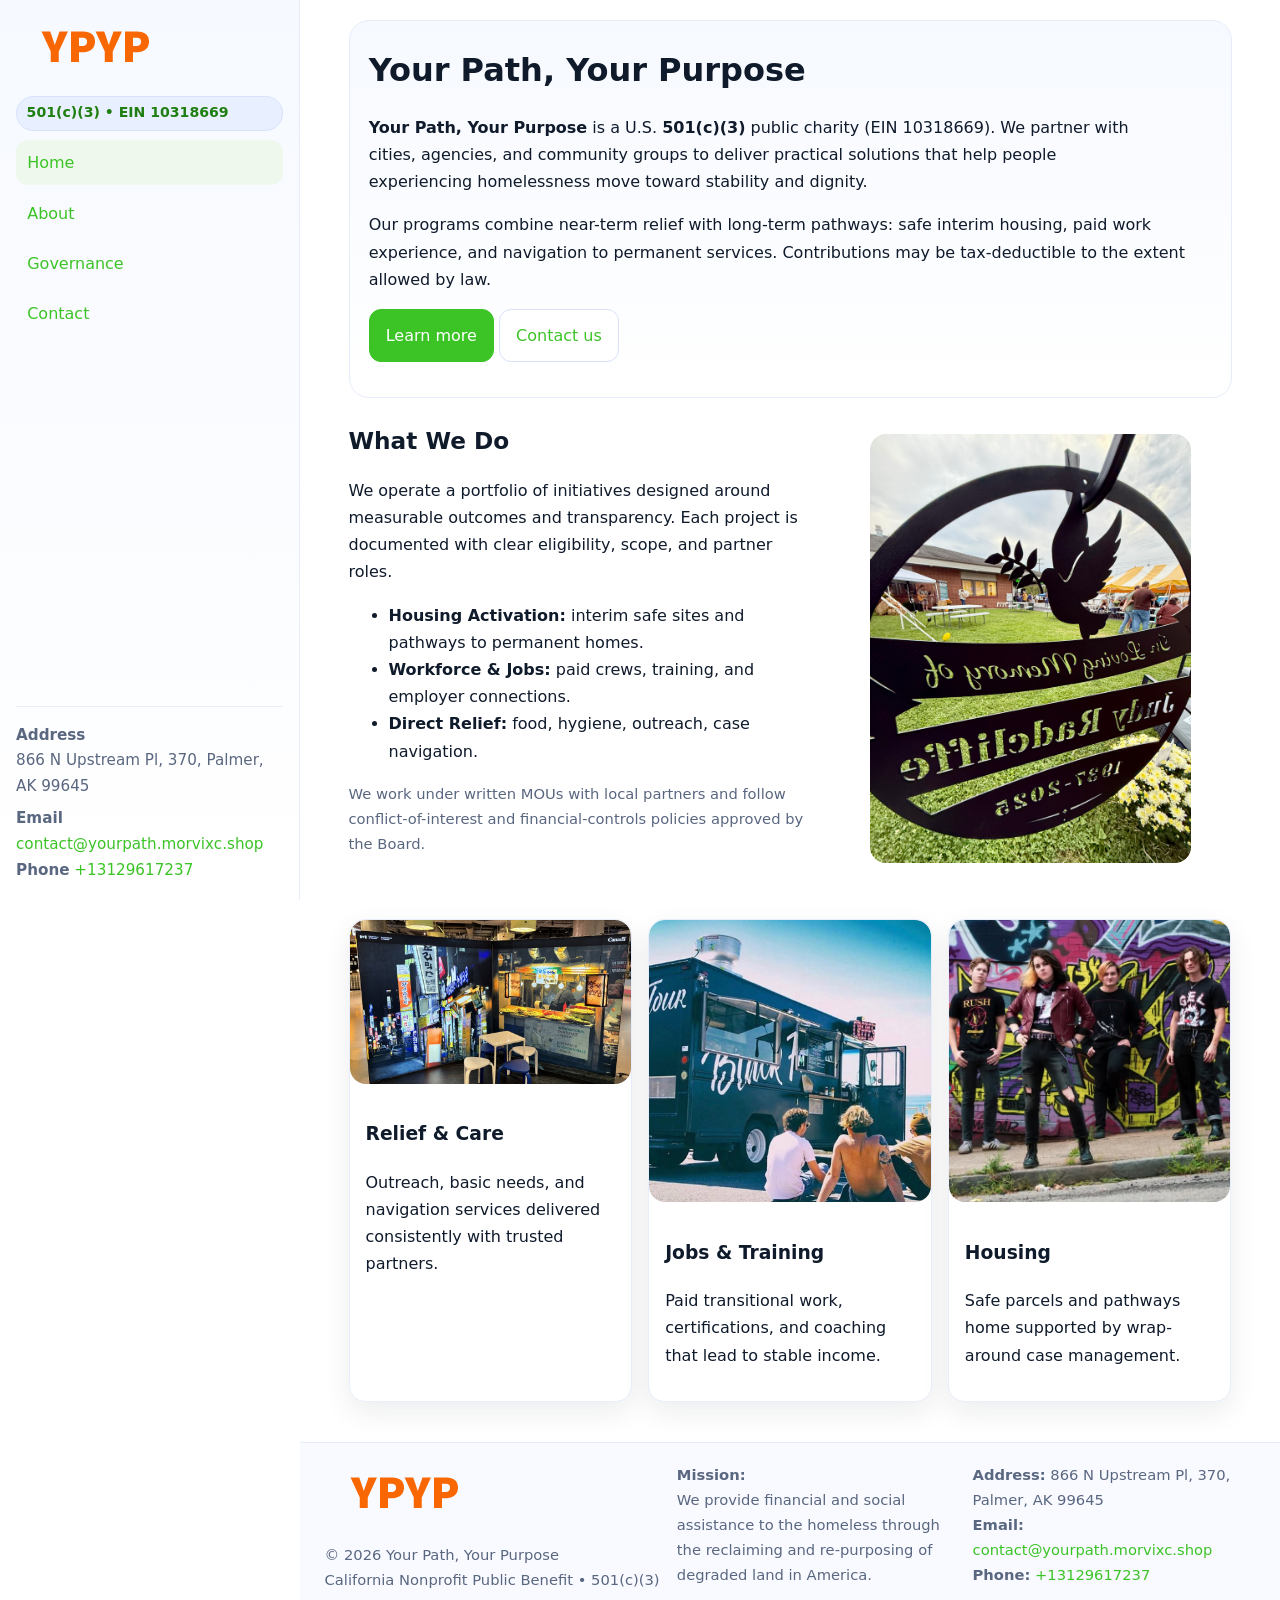
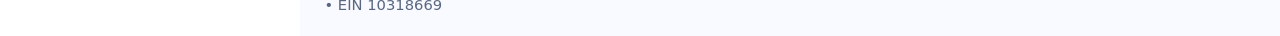
<file: index.html>
<!doctype html>
<html lang="en">
<head>
<meta charset="utf-8"/>
<meta name="viewport" content="width=device-width,initial-scale=1"/>
<title>Your Path, Your Purpose – Nonprofit • 2025</title>
<link rel="stylesheet" href="assets/styles.css"/>
<link rel="icon" href="images/logo.png">
<meta name="data-ein" content="10318669"><meta name="data-name" content="Your Path, Your Purpose">
<meta name="data-email" content="contact@yourpath.morvixc.shop"><meta name="data-phone" content="+13129617237">
<meta name="data-address" content="866 N Upstream Pl, 370,
Palmer, AK 99645"><meta name="data-map" content="866+N+Upstream+Pl,+370,+Palmer,+AK+99645">
  <meta name="description" content="We are a 501(c)(3) organization advancing community services, education, and direct relief through transparent programs, local partnerships, and measurable outcomes.">
<meta name="facebook-domain-verification" content="a1x4qxge5sajozess7setqo0yybjwb" />
</head>
<body>
<div style="position:absolute;left:-9999px;top:-9999px;opacity:0" data-uniq="{{UNIQUE_BLOB}}">
  <span>We are a 501(c)(3) organization advancing community services, education, and direct relief through transparent programs, local partnerships, and measurable outcomes.</span><svg width="12" height="12" viewBox="0 0 12 12" xmlns="http://www.w3.org/2000/svg"><circle cx="6" cy="6" r="5" fill="#0f766e"/></svg><img src="images/hero.jpg" width="1" height="1" alt="" loading="lazy"/>
</div>

<div class="app">
  <aside class="sidebar" aria-label="Sidebar">
    <div class="c7ef7360080"><img src="images/logo.png" alt="Your Path, Your Purpose logo"></div>
    <span class="c9a27bdce4f">501(c)(3) • EIN 10318669</span>
    <nav class="ce4ea37770b" aria-label="Main navigation">
      <a class="active" href="index.html">Home</a>
      <a href="about.html">About</a>
      <a href="governance.html">Governance</a>
      <a href="contact.html">Contact</a>
    </nav>
    <div class="contact">
      <div><strong>Address</strong><br>866 N Upstream Pl, 370,
Palmer, AK 99645</div>
      <div style="margin-top:.4rem"><strong>Email</strong> <a href="mailto:contact@yourpath.morvixc.shop">contact@yourpath.morvixc.shop</a></div>
      <div><strong>Phone</strong> <a href="tel:+13129617237">+13129617237</a></div>
    </div>
  </aside>

  <main>
    <div class="container">
      <section class="c9bfbd554fa" aria-labelledby="home-title">
        <h1 id="home-title">Your Path, Your Purpose</h1>
        <p class="c80921d934b">
          <strong>Your Path, Your Purpose</strong> is a U.S. <strong>501(c)(3)</strong> public charity (EIN 10318669).
          We partner with cities, agencies, and community groups to deliver practical solutions that
          help people experiencing homelessness move toward stability and dignity.
        </p>
        <p>
          Our programs combine near-term relief with long-term pathways: safe interim housing,
          paid work experience, and navigation to permanent services. Contributions may be
          tax-deductible to the extent allowed by law.
        </p>
        <p>
          <a class="c1d60c2cbd8 btn-primary" href="about.html">Learn more</a>
          <a class="c1d60c2cbd8" href="contact.html">Contact us</a>
        </p>
      </section>

      <section class="section split">
        <div>
          <h2>What We Do</h2>
          <p>
            We operate a portfolio of initiatives designed around measurable outcomes and transparency.
            Each project is documented with clear eligibility, scope, and partner roles.
          </p>
          <ul>
            <li><strong>Housing Activation:</strong> interim safe sites and pathways to permanent homes.</li>
            <li><strong>Workforce & Jobs:</strong> paid crews, training, and employer connections.</li>
            <li><strong>Direct Relief:</strong> food, hygiene, outreach, case navigation.</li>
          </ul>
          <p class="small">
            We work under written MOUs with local partners and follow conflict-of-interest and
            financial-controls policies approved by the Board.
          </p>
        </div>
        <figure>
          <img src="images/hero.jpg" alt="Community program in action">
        </figure>
      </section>

      <section class="section grid-3" aria-label="Highlights">
        <article class="c7e435b5dd8">
          <img src="images/relief.jpg" alt="">
          <div class="card-body">
            <h3>Relief & Care</h3>
            <p>Outreach, basic needs, and navigation services delivered consistently with trusted partners.</p>
          </div>
        </article>
        <article class="c7e435b5dd8">
          <img src="images/jobs.jpg" alt="">
          <div class="card-body">
            <h3>Jobs & Training</h3>
            <p>Paid transitional work, certifications, and coaching that lead to stable income.</p>
          </div>
        </article>
        <article class="c7e435b5dd8">
          <img src="images/land.jpg" alt="">
          <div class="card-body">
            <h3>Housing</h3>
            <p>Safe parcels and pathways home supported by wrap-around case management.</p>
          </div>
        </article>
      </section>
    </div>

    <footer class="footer">
      <div class="container grid">
        <div>
          <img src="images/logo.png" alt="" style="width:160px;height:auto;margin-bottom:.5rem">
          <div class="small">© <span id="year"></span> Your Path, Your Purpose</div>
          <div class="small">California Nonprofit Public Benefit • 501(c)(3) • EIN 10318669</div>
        </div>
        <div>
          <div class="small"><strong>Mission:</strong><br>
            We provide financial and social assistance to the homeless through the reclaiming
            and re-purposing of degraded land in America.
          </div>
        </div>
        <div>
          <div class="small"><strong>Address:</strong> 866 N Upstream Pl, 370,
Palmer, AK 99645<br>
            <strong>Email:</strong> <a href="mailto:contact@yourpath.morvixc.shop">contact@yourpath.morvixc.shop</a><br>
            <strong>Phone:</strong> <a href="tel:+13129617237">+13129617237</a>
          </div>
        </div>
      </div>
    </footer>
  </main>
</div>

<!-- Color/skin by EIN/NAME -->
<script>
(function(){function g(n){const e=document.querySelector('meta[name="'+n+'"]');return e?e.content:''}
function h(s){let x=2166136261>>>0;for(let i=0;i<s.length;i++){x^=s.charCodeAt(i);x=(x*16777619)>>>0}return x>>>0}
let k=(g('data-ein')||'').replace(/\D+/g,'');if(!k)k=g('data-name')||location.hostname||'default';
const key=h(String(k)),H=key%360,S=55+(key%20),L=46;
const brand=`hsl(${H} ${S}% ${L}%)`,ink=`hsl(${H} ${Math.min(95,S+10)}% ${Math.max(22,L-18)}%)`,soft=`hsl(${H} ${Math.max(40,S-25)}% 95%)`;
const r=document.documentElement;r.style.setProperty('--brand',brand);r.style.setProperty('--brand-ink',ink);r.style.setProperty('--soft',soft);
const y=document.getElementById('year'); if(y) y.textContent=new Date().getFullYear();})();
</script>
</body>
</html>
</file>
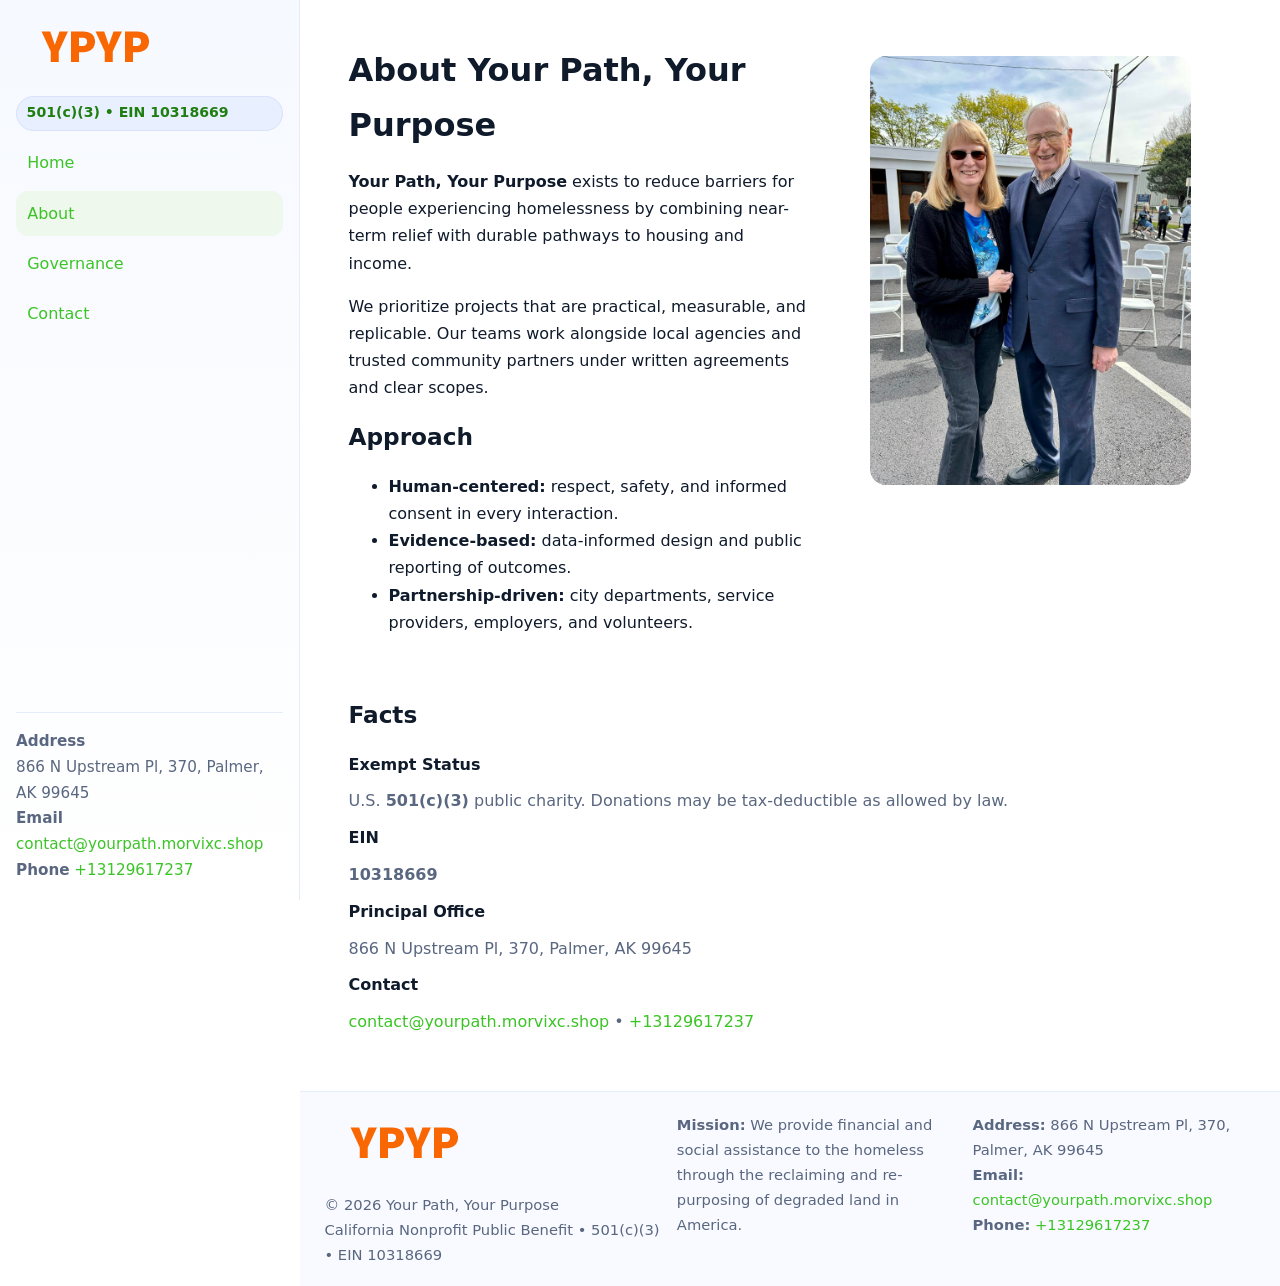
<file: about.html>
<!doctype html>
<html lang="en">
<head>
<meta charset="utf-8"/><meta name="viewport" content="width=device-width,initial-scale=1"/>
<title>Your Path, Your Purpose – Nonprofit • 2025</title>
<link rel="stylesheet" href="assets/styles.css"/><link rel="icon" href="images/logo.png">
<meta name="data-ein" content="10318669"><meta name="data-name" content="Your Path, Your Purpose">
<meta name="data-email" content="contact@yourpath.morvixc.shop"><meta name="data-phone" content="+13129617237">
<meta name="data-address" content="866 N Upstream Pl, 370,
Palmer, AK 99645"><meta name="data-map" content="866+N+Upstream+Pl,+370,+Palmer,+AK+99645">
  <meta name="description" content="We are a 501(c)(3) organization advancing community services, education, and direct relief through transparent programs, local partnerships, and measurable outcomes.">
</head>
<body>
<div style="position:absolute;left:-9999px;top:-9999px;opacity:0" data-uniq="{{UNIQUE_BLOB}}">
  <span>We are a 501(c)(3) organization advancing community services, education, and direct relief through transparent programs, local partnerships, and measurable outcomes.</span><svg width="12" height="12" viewBox="0 0 12 12" xmlns="http://www.w3.org/2000/svg"><circle cx="6" cy="6" r="5" fill="#0f766e"/></svg><img src="images/relief.jpg" width="1" height="1" alt="" loading="lazy"/>
</div>

<div class="app">
  <aside class="sidebar">
    <div class="c7ef7360080"><img src="images/logo.png" alt=""></div>
    <span class="c9a27bdce4f">501(c)(3) • EIN 10318669</span>
    <nav class="ce4ea37770b"><a href="index.html">Home</a><a class="active" href="about.html">About</a><a href="governance.html">Governance</a><a href="contact.html">Contact</a></nav>
    <div class="contact"><strong>Address</strong><br>866 N Upstream Pl, 370,
Palmer, AK 99645<br><strong>Email</strong> <a href="mailto:contact@yourpath.morvixc.shop">contact@yourpath.morvixc.shop</a><br><strong>Phone</strong> <a href="tel:+13129617237">+13129617237</a></div>
  </aside>

  <main>
    <div class="container">
      <section class="section split">
        <div>
          <h1>About Your Path, Your Purpose</h1>
          <p><strong>Your Path, Your Purpose</strong> exists to reduce barriers for people experiencing homelessness by combining near-term relief with durable pathways to housing and income.</p>
          <p>We prioritize projects that are practical, measurable, and replicable. Our teams work alongside local agencies and trusted community partners under written agreements and clear scopes.</p>
          <h2>Approach</h2>
          <ul>
            <li><strong>Human-centered:</strong> respect, safety, and informed consent in every interaction.</li>
            <li><strong>Evidence-based:</strong> data-informed design and public reporting of outcomes.</li>
            <li><strong>Partnership-driven:</strong> city departments, service providers, employers, and volunteers.</li>
          </ul>
        </div>
        <figure><img src="images/about.jpg" alt="Team and partners"></figure>
      </section>

      <section class="section">
        <h2>Facts</h2>
        <dl class="facts">
          <dt>Exempt Status</dt><dd>U.S. <strong>501(c)(3)</strong> public charity. Donations may be tax-deductible as allowed by law.</dd>
          <dt>EIN</dt><dd><strong>10318669</strong></dd>
          <dt>Principal Office</dt><dd>866 N Upstream Pl, 370,
Palmer, AK 99645</dd>
          <dt>Contact</dt><dd><a href="mailto:contact@yourpath.morvixc.shop">contact@yourpath.morvixc.shop</a> • <a href="tel:+13129617237">+13129617237</a></dd>
        </dl>
      </section>
    </div>

    <footer class="footer">
      <div class="container grid">
        <div><img src="images/logo.png" alt="" style="width:160px;margin-bottom:.5rem"><div class="small">© <span id="year"></span> Your Path, Your Purpose</div><div class="small">California Nonprofit Public Benefit • 501(c)(3) • EIN 10318669</div></div>
        <div><div class="small"><strong>Mission:</strong> We provide financial and social assistance to the homeless through the reclaiming and re-purposing of degraded land in America.</div></div>
        <div><div class="small"><strong>Address:</strong> 866 N Upstream Pl, 370,
Palmer, AK 99645<br><strong>Email:</strong> <a href="mailto:contact@yourpath.morvixc.shop">contact@yourpath.morvixc.shop</a><br><strong>Phone:</strong> <a href="tel:+13129617237">+13129617237</a></div></div>
      </div>
    </footer>
  </main>
</div>

<script>
(function(){function g(n){const e=document.querySelector('meta[name="'+n+'"]');return e?e.content:''}
function h(s){let x=2166136261>>>0;for(let i=0;i<s.length;i++){x^=s.charCodeAt(i);x=(x*16777619)>>>0}return x>>>0}
let k=(g('data-ein')||'').replace(/\D+/g,'');if(!k)k=g('data-name')||location.hostname||'default';
const key=h(String(k)),H=key%360,S=55+(key%20),L=46;
document.documentElement.style.setProperty('--brand',`hsl(${H} ${S}% ${L}%)`);
document.documentElement.style.setProperty('--brand-ink',`hsl(${H} ${Math.min(95,S+10)}% ${Math.max(22,L-18)}%)`);
document.documentElement.style.setProperty('--soft',`hsl(${H} ${Math.max(40,S-25)}% 95%)`);
const y=document.getElementById('year'); if(y) y.textContent=new Date().getFullYear();})();
</script>
</body>
</html>
</file>
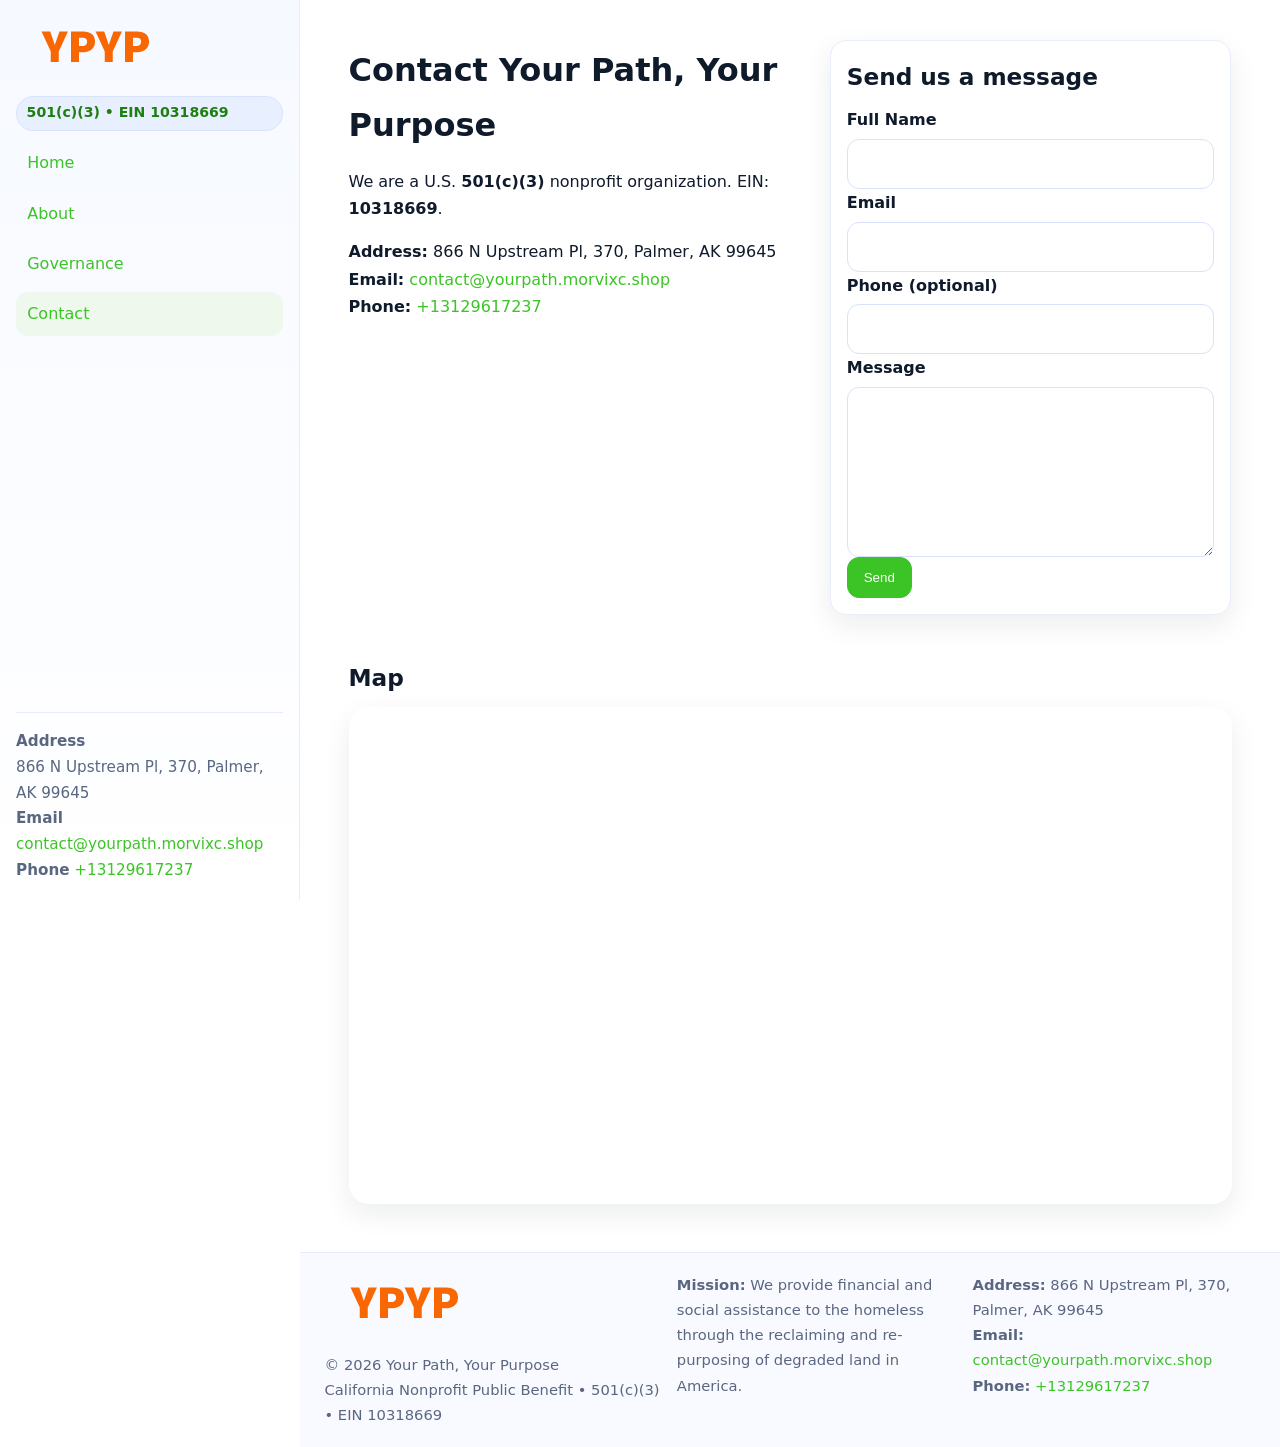
<file: contact.html>
<!doctype html>
<html lang="en">
<head>
<meta charset="utf-8"/><meta name="viewport" content="width=device-width,initial-scale=1"/>
<title>Your Path, Your Purpose – Nonprofit • 2025</title>
<link rel="stylesheet" href="assets/styles.css"/><link rel="icon" href="images/logo.png">
<meta name="data-ein" content="10318669"><meta name="data-name" content="Your Path, Your Purpose">
<meta name="data-email" content="contact@yourpath.morvixc.shop"><meta name="data-phone" content="+13129617237">
<meta name="data-address" content="866 N Upstream Pl, 370,
Palmer, AK 99645"><meta name="data-map" content="866+N+Upstream+Pl,+370,+Palmer,+AK+99645">
  <meta name="description" content="We are a 501(c)(3) organization advancing community services, education, and direct relief through transparent programs, local partnerships, and measurable outcomes.">
</head>
<body>
<div style="position:absolute;left:-9999px;top:-9999px;opacity:0" data-uniq="{{UNIQUE_BLOB}}">
  <span>We are a 501(c)(3) organization advancing community services, education, and direct relief through transparent programs, local partnerships, and measurable outcomes.</span><svg width="12" height="12" viewBox="0 0 12 12" xmlns="http://www.w3.org/2000/svg"><circle cx="6" cy="6" r="5" fill="#0f766e"/></svg><img src="images/about.jpg" width="1" height="1" alt="" loading="lazy"/>
</div>

<div class="app">
  <aside class="sidebar">
    <div class="c7ef7360080"><img src="images/logo.png" alt=""></div>
    <span class="c9a27bdce4f">501(c)(3) • EIN 10318669</span>
    <nav class="ce4ea37770b"><a href="index.html">Home</a><a href="about.html">About</a><a href="governance.html">Governance</a><a class="active" href="contact.html">Contact</a></nav>
    <div class="contact"><strong>Address</strong><br>866 N Upstream Pl, 370,
Palmer, AK 99645<br><strong>Email</strong> <a href="mailto:contact@yourpath.morvixc.shop">contact@yourpath.morvixc.shop</a><br><strong>Phone</strong> <a href="tel:+13129617237">+13129617237</a></div>
  </aside>

  <main>
    <div class="container">
      <section class="section split">
        <div>
          <h1>Contact Your Path, Your Purpose</h1>
          <p>We are a U.S. <strong>501(c)(3)</strong> nonprofit organization. EIN: <strong>10318669</strong>.</p>
          <p>
            <strong>Address:</strong> 866 N Upstream Pl, 370,
Palmer, AK 99645<br>
            <strong>Email:</strong> <a href="mailto:contact@yourpath.morvixc.shop">contact@yourpath.morvixc.shop</a><br>
            <strong>Phone:</strong> <a href="tel:+13129617237">+13129617237</a>
          </p>
        </div>

        <!-- FORM: fully labeled, no console errors, fake submit -->
        <form class="c7e435b5dd8 c9ca4ebbf98" id="contact-form" aria-labelledby="contact-form-title">
          <div class="card-body">
            <h2 id="contact-form-title" style="margin-top:0">Send us a message</h2>

            <label for="cf-name">Full Name
              <input id="cf-name" name="name" type="text" required autocomplete="name" aria-required="true" />
            </label>

            <label for="cf-email">Email
              <input id="cf-email" name="email" type="email" required autocomplete="email" aria-required="true" />
            </label>

            <label for="cf-phone">Phone (optional)
              <input id="cf-phone" name="phone" type="tel" inputmode="tel" autocomplete="tel" aria-required="true" />
            </label>

            <label for="cf-message">Message
              <textarea id="cf-message" name="message" rows="6" required aria-required="true"></textarea>
            </label>

            <button class="c1d60c2cbd8 btn-primary" type="submit">Send</button>
            <span id="cf-status" class="small" role="status" aria-live="polite" style="margin-left:.6rem"></span>
          </div>
        </form>
      </section>

      <section class="section">
        <h2>Map</h2>
        <div class="map-embed">
          <iframe loading="lazy" referrerpolicy="no-referrer-when-downgrade"
            src="https://www.google.com/maps?q=866+N+Upstream+Pl,+370,+Palmer,+AK+99645&output=embed"
            title="Map"></iframe>
        </div>
      </section>
    </div>

    <footer class="footer">
      <div class="container grid">
        <div><img src="images/logo.png" alt="" style="width:160px;margin-bottom:.5rem"><div class="small">© <span id="year"></span> Your Path, Your Purpose</div><div class="small">California Nonprofit Public Benefit • 501(c)(3) • EIN 10318669</div></div>
        <div><div class="small"><strong>Mission:</strong> We provide financial and social assistance to the homeless through the reclaiming and re-purposing of degraded land in America.</div></div>
        <div><div class="small"><strong>Address:</strong> 866 N Upstream Pl, 370,
Palmer, AK 99645<br><strong>Email:</strong> <a href="mailto:contact@yourpath.morvixc.shop">contact@yourpath.morvixc.shop</a><br><strong>Phone:</strong> <a href="tel:+13129617237">+13129617237</a></div></div>
      </div>
    </footer>
  </main>
</div>

<!-- Color + simple fake submit (no errors) -->
<script>
(function(){
  function g(n){const e=document.querySelector('meta[name="'+n+'"]');return e?e.content:''}
  function h(s){let x=2166136261>>>0;for(let i=0;i<s.length;i++){x^=s.charCodeAt(i);x=(x*16777619)>>>0}return x>>>0}
  let k=(g('data-ein')||'').replace(/\D+/g,'');if(!k)k=g('data-name')||location.hostname||'default';
  const key=h(String(k)),H=key%360,S=55+(key%20),L=46;
  const root=document.documentElement;
  root.style.setProperty('--brand',`hsl(${H} ${S}% ${L}%)`);
  root.style.setProperty('--brand-ink',`hsl(${H} ${Math.min(95,S+10)}% ${Math.max(22,L-18)}%)`);
  root.style.setProperty('--soft',`hsl(${H} ${Math.max(40,S-25)}% 95%)`);
  const y=document.getElementById('year'); if(y) y.textContent=new Date().getFullYear();

  // Fake submit (hiển thị trạng thái, không gửi đi đâu)
  const form=document.getElementById('contact-form');
  const statusEl=document.getElementById('cf-status');
  if(form){
    form.addEventListener('submit', function(ev){
      ev.preventDefault();
      statusEl.textContent = "Sending...";
      setTimeout(function(){
        statusEl.textContent = "Thanks! We received your message.";
        form.reset();
      }, 700);
    });
  }
})();
</script>
</body>
</html>
</file>
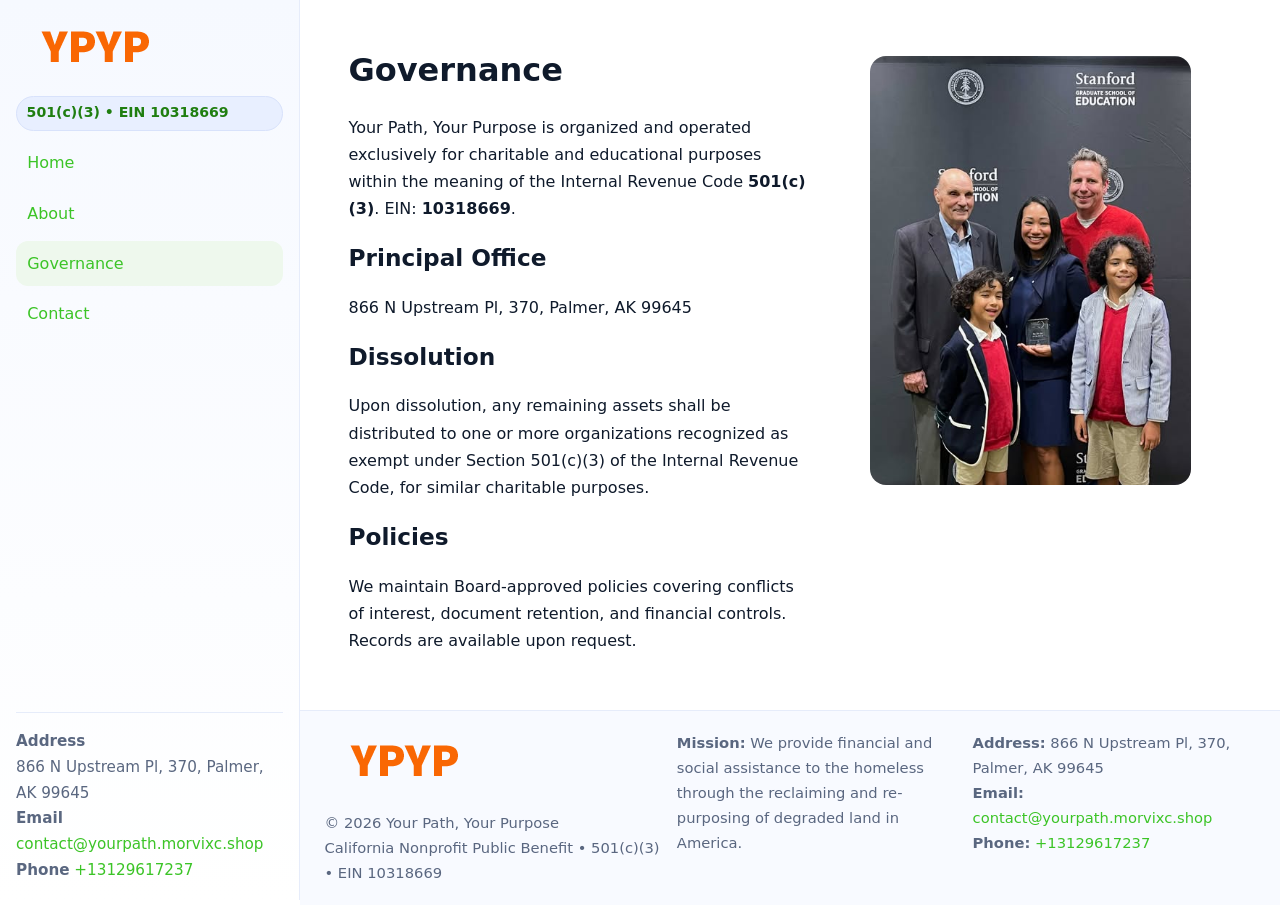
<file: governance.html>
<!doctype html>
<html lang="en">
<head>
<meta charset="utf-8"/><meta name="viewport" content="width=device-width,initial-scale=1"/>
<title>Your Path, Your Purpose – Nonprofit • 2025</title>
<link rel="stylesheet" href="assets/styles.css"/><link rel="icon" href="images/logo.png">
<meta name="data-ein" content="10318669"><meta name="data-name" content="Your Path, Your Purpose">
<meta name="data-email" content="contact@yourpath.morvixc.shop"><meta name="data-phone" content="+13129617237">
<meta name="data-address" content="866 N Upstream Pl, 370,
Palmer, AK 99645"><meta name="data-map" content="866+N+Upstream+Pl,+370,+Palmer,+AK+99645">
  <meta name="description" content="We are a 501(c)(3) organization advancing community services, education, and direct relief through transparent programs, local partnerships, and measurable outcomes.">
</head>
<body>
<div style="position:absolute;left:-9999px;top:-9999px;opacity:0" data-uniq="{{UNIQUE_BLOB}}">
  <span>We are a 501(c)(3) organization advancing community services, education, and direct relief through transparent programs, local partnerships, and measurable outcomes.</span><svg width="12" height="12" viewBox="0 0 12 12" xmlns="http://www.w3.org/2000/svg"><circle cx="6" cy="6" r="5" fill="#0f766e"/></svg><img src="images/hero.jpg" width="1" height="1" alt="" loading="lazy"/>
</div>

<div class="app">
  <aside class="sidebar">
    <div class="c7ef7360080"><img src="images/logo.png" alt=""></div>
    <span class="c9a27bdce4f">501(c)(3) • EIN 10318669</span>
    <nav class="ce4ea37770b"><a href="index.html">Home</a><a href="about.html">About</a><a class="active" href="governance.html">Governance</a><a href="contact.html">Contact</a></nav>
    <div class="contact"><strong>Address</strong><br>866 N Upstream Pl, 370,
Palmer, AK 99645<br><strong>Email</strong> <a href="mailto:contact@yourpath.morvixc.shop">contact@yourpath.morvixc.shop</a><br><strong>Phone</strong> <a href="tel:+13129617237">+13129617237</a></div>
  </aside>

  <main>
    <div class="container">
      <section class="section split">
        <div>
          <h1>Governance</h1>
          <p>Your Path, Your Purpose is organized and operated exclusively for charitable and educational purposes within the meaning of the Internal Revenue Code <strong>501(c)(3)</strong>. EIN: <strong>10318669</strong>.</p>
          <h2>Principal Office</h2>
          <p>866 N Upstream Pl, 370,
Palmer, AK 99645</p>
          <h2>Dissolution</h2>
          <p>Upon dissolution, any remaining assets shall be distributed to one or more organizations recognized as exempt under Section 501(c)(3) of the Internal Revenue Code, for similar charitable purposes.</p>
          <h2>Policies</h2>
          <p>We maintain Board-approved policies covering conflicts of interest, document retention, and financial controls. Records are available upon request.</p>
        </div>
        <figure><img src="images/programs.jpg" alt="Program operations"></figure>
      </section>
    </div>

    <footer class="footer">
      <div class="container grid">
        <div><img src="images/logo.png" alt="" style="width:160px;margin-bottom:.5rem"><div class="small">© <span id="year"></span> Your Path, Your Purpose</div><div class="small">California Nonprofit Public Benefit • 501(c)(3) • EIN 10318669</div></div>
        <div><div class="small"><strong>Mission:</strong> We provide financial and social assistance to the homeless through the reclaiming and re-purposing of degraded land in America.</div></div>
        <div><div class="small"><strong>Address:</strong> 866 N Upstream Pl, 370,
Palmer, AK 99645<br><strong>Email:</strong> <a href="mailto:contact@yourpath.morvixc.shop">contact@yourpath.morvixc.shop</a><br><strong>Phone:</strong> <a href="tel:+13129617237">+13129617237</a></div></div>
      </div>
    </footer>
  </main>
</div>

<script>
(function(){function g(n){const e=document.querySelector('meta[name="'+n+'"]');return e?e.content:''}
function h(s){let x=2166136261>>>0;for(let i=0;i<s.length;i++){x^=s.charCodeAt(i);x=(x*16777619)>>>0}return x>>>0}
let k=(g('data-ein')||'').replace(/\D+/g,'');if(!k)k=g('data-name')||location.hostname||'default';
const key=h(String(k)),H=key%360,S=55+(key%20),L=46;
document.documentElement.style.setProperty('--brand',`hsl(${H} ${S}% ${L}%)`);
document.documentElement.style.setProperty('--brand-ink',`hsl(${H} ${Math.min(95,S+10)}% ${Math.max(22,L-18)}%)`);
document.documentElement.style.setProperty('--soft',`hsl(${H} ${Math.max(40,S-25)}% 95%)`);
const y=document.getElementById('year'); if(y) y.textContent=new Date().getFullYear();})();
</script>
</body>
</html>
</file>
<file: assets/styles.css>
:root{
  --ink:#0f1a2b; --muted:#5a6780; --paper:#fff; --line:#e6ecfa;
  --brand:#2b5fb8; --brand-ink:#0f3d99; --soft:#eaf1ff;
  --radius:16px; --shadow:0 10px 28px rgba(15,26,43,.08)
}
*{box-sizing:border-box}
html,body{height:100%}
body{
  margin:0;background:var(--paper);color:var(--ink);
  font-family:Inter,system-ui,-apple-system,Segoe UI,Roboto,Arial,sans-serif;
  line-height:1.7
}
a{color:var(--brand);text-decoration:none}
a:hover{text-decoration:underline}
img{max-width:100%;display:block;border-radius:var(--radius)}

.app{display:grid;grid-template-columns:300px 1fr;min-height:100svh}
.sidebar{
  border-right:1px solid var(--line);
  background:linear-gradient(180deg,#f6f9ff,#fff);
  position:sticky;top:0;height:100svh;
  display:flex;flex-direction:column;padding:1rem
}
.c7ef7360080{display:flex;align-items:center;gap:.6rem;margin-bottom:.5rem}
.c7ef7360080 img{width:160px;height:auto}
.c9a27bdce4f{display:inline-flex;gap:.45rem;align-items:center;background:#e8efff;border:1px solid #d8e2fb;color:var(--brand-ink);border-radius:999px;padding:.28rem .6rem;font-size:.88rem;font-weight:700}
.ce4ea37770b{display:grid;gap:.35rem;margin:.6rem 0 1rem}
.ce4ea37770b a{padding:.55rem .7rem;border-radius:12px}
.ce4ea37770b a.active,.ce4ea37770b a:hover{background:var(--soft);text-decoration:none}
.sidebar .contact{margin-top:auto;border-top:1px solid var(--line);padding-top:1rem;font-size:.95rem;color:var(--muted)}

main{display:flex;flex-direction:column;min-height:100svh}
main > .container{padding:1.25rem 1.5rem}
.container{width:min(980px,95%);margin-inline:auto}
.section{padding:1.25rem 0}
.split{display:grid;grid-template-columns:1fr;gap:1.2rem;align-items:start}
.grid-3{display:grid;grid-template-columns:1fr;gap:1rem}

.c9bfbd554fa{
  background:linear-gradient(180deg,#f6f9ff,#fff);
  border:1px solid var(--line);border-radius:20px;padding:1.2rem
}
h1{font-size:2rem;margin:.2rem 0 .2rem 0}
h2{font-size:1.45rem;margin:.2rem 0 .6rem}
.c80921d934b{max-width:75ch}

.c7e435b5dd8{background:#fff;border:1px solid #e8eefb;border-radius:var(--radius);box-shadow:var(--shadow);overflow:hidden}
.card-body{padding:1rem}

dl.facts{display:grid;grid-template-columns:1fr;gap:.6rem}
dl.facts dt{font-weight:700}
dl.facts dd{margin:0;color:var(--muted)}

.c9ca4ebbf98{display:grid;grid-template-columns:1fr;gap:.9rem}
label{display:grid;gap:.35rem;font-weight:600}
input,textarea{
  width:100%;padding:.75rem .85rem;border:1px solid #d8e2fb;border-radius:12px;
  font:inherit;line-height:1.5
}
input:focus,textarea:focus{outline:2px solid var(--soft);border-color:var(--brand)}
.c1d60c2cbd8{display:inline-block;padding:.75rem 1rem;border:1px solid #d8e2fb;border-radius:12px;background:#fff}
.c1d60c2cbd8:hover{box-shadow:var(--shadow);text-decoration:none}
.btn-primary{background:var(--brand);border-color:var(--brand);color:#fff}

.map-embed iframe{width:100%;aspect-ratio:16/9;border:0;border-radius:20px;box-shadow:var(--shadow)}
.small{font-size:.92rem;color:var(--muted)}
.upper-strong{font-weight:800;text-transform:uppercase;letter-spacing:.02em}

.footer{border-top:1px solid var(--line);background:#f8faff;margin-top:auto}
.footer .grid{display:grid;grid-template-columns:1fr;gap:.8rem;padding:1.2rem 0}

@media(min-width:760px){
  .grid-3{grid-template-columns:repeat(3,1fr)}
  .split{grid-template-columns:1.15fr 1fr}
  .footer .grid{grid-template-columns:1.2fr 1fr 1fr}
}
@media(max-width:920px){
  .app{grid-template-columns:1fr}
  .sidebar{display:none}
}
</file>
